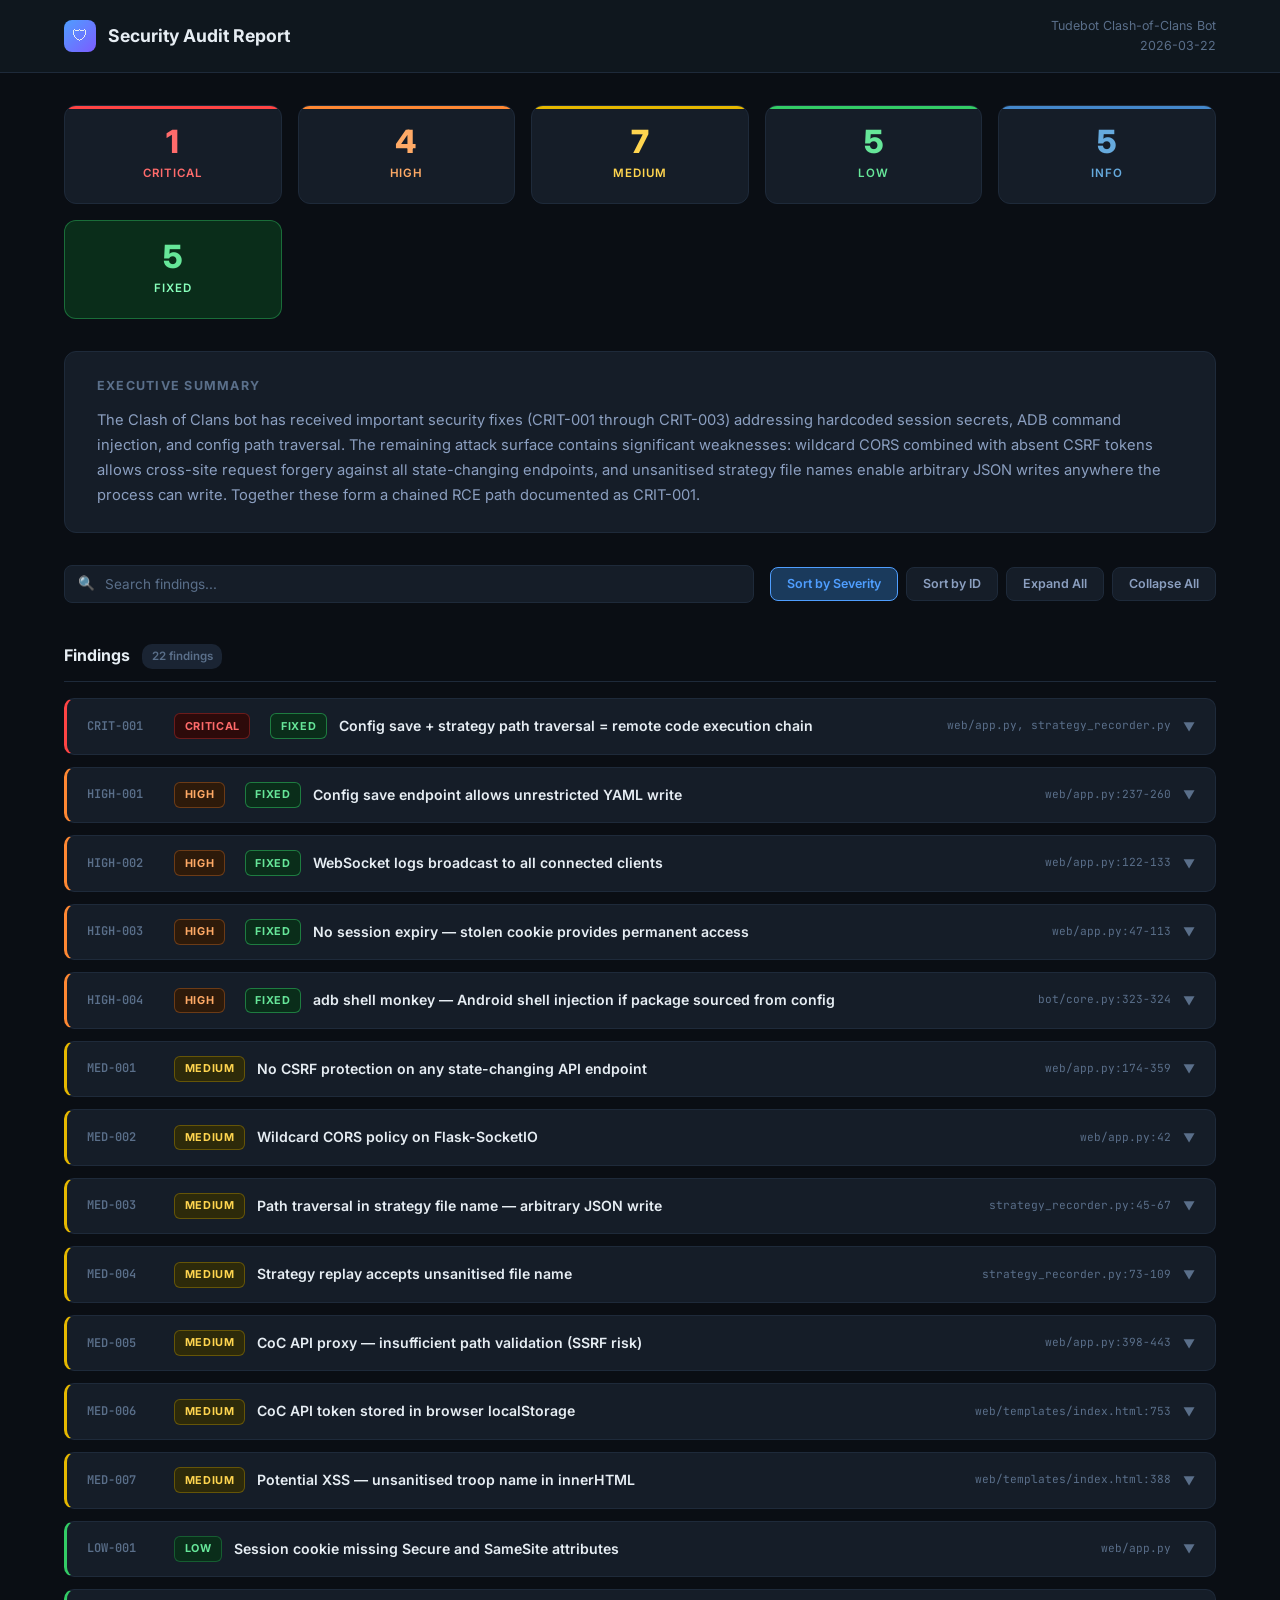
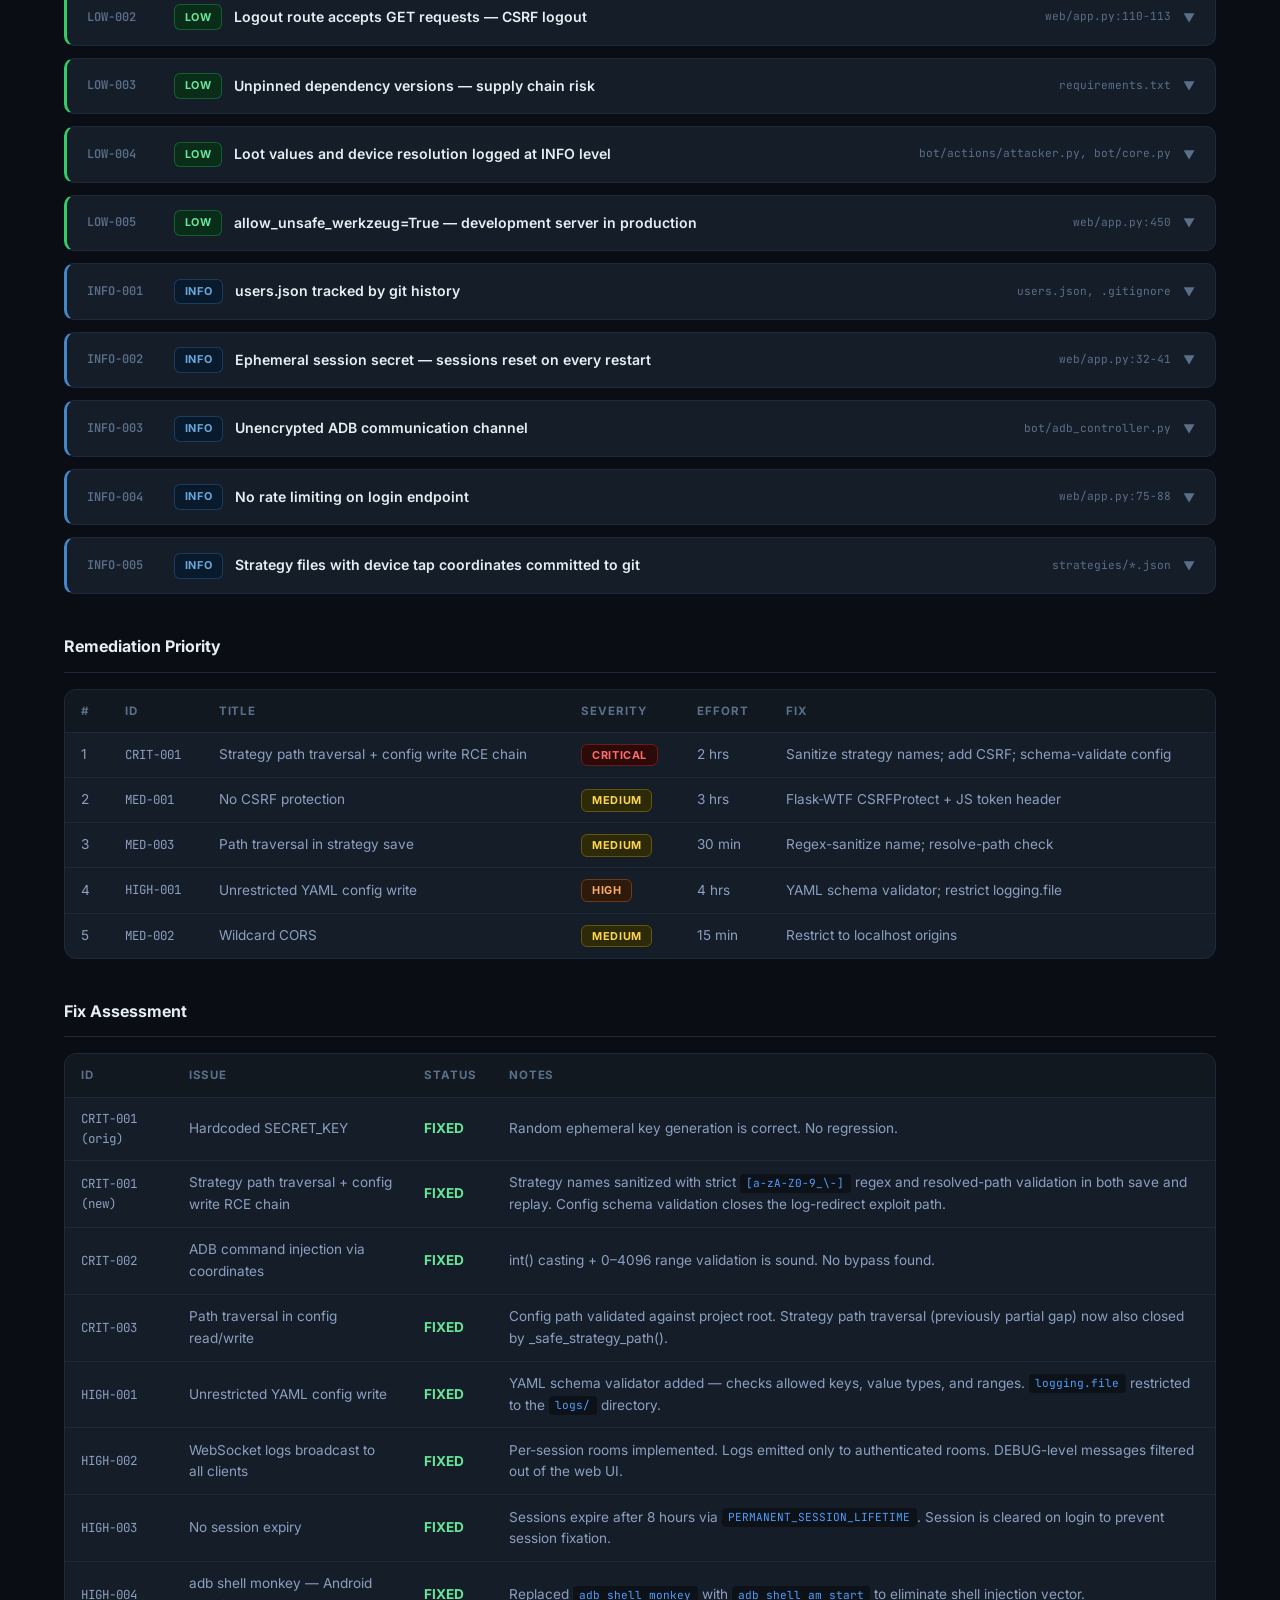
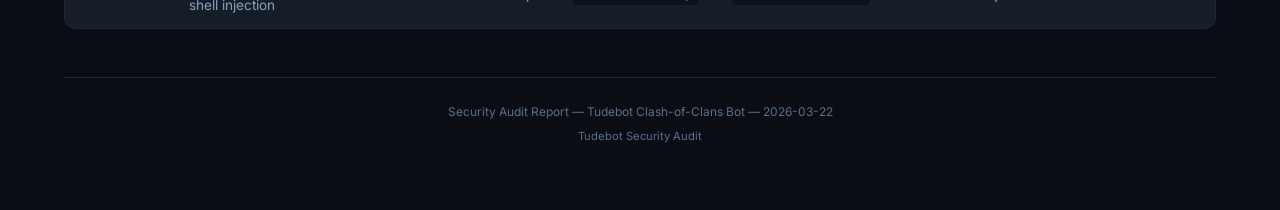
<file: docs/index.html>
<!DOCTYPE html>
<html lang="en">
<head>
<meta charset="UTF-8">
<meta name="viewport" content="width=device-width, initial-scale=1.0">
<title>Security Audit — Tudebot</title>
<style>
  @import url('https://fonts.googleapis.com/css2?family=Inter:wght@400;500;600;700;800&family=JetBrains+Mono:wght@400;500&display=swap');

  *, *::before, *::after { box-sizing: border-box; margin: 0; padding: 0; }

  :root {
    --bg-primary: #0a0e14;
    --bg-secondary: #111820;
    --bg-card: #151d28;
    --bg-hover: #1a2433;
    --bg-code: #0d1219;
    --border: #1e2a3a;
    --border-light: #263345;
    --text-primary: #e6edf3;
    --text-secondary: #8b9fc0;
    --text-muted: #5a6f8a;
    --accent: #4f9eff;
    --accent-dim: #1a3a5c;

    --critical-bg: #2d0a0a;
    --critical-border: #ff4444;
    --critical-text: #ff6b6b;
    --critical-glow: rgba(255, 68, 68, 0.15);

    --high-bg: #2d1a0a;
    --high-border: #ff8833;
    --high-text: #ffaa66;
    --high-glow: rgba(255, 136, 51, 0.15);

    --medium-bg: #2d2a0a;
    --medium-border: #e6b800;
    --medium-text: #ffd54f;
    --medium-glow: rgba(230, 184, 0, 0.15);

    --low-bg: #0a2d1a;
    --low-border: #33cc66;
    --low-text: #66e699;
    --low-glow: rgba(51, 204, 102, 0.15);

    --info-bg: #0a1a2d;
    --info-border: #4488cc;
    --info-text: #66aadd;
    --info-glow: rgba(68, 136, 204, 0.15);
  }

  body {
    font-family: 'Inter', -apple-system, system-ui, sans-serif;
    background: var(--bg-primary);
    color: var(--text-primary);
    line-height: 1.6;
    font-size: 14px;
    -webkit-font-smoothing: antialiased;
  }

  a { color: var(--accent); text-decoration: none; }
  a:hover { text-decoration: underline; }

  /* Layout */
  .wrapper {
    max-width: 1200px;
    margin: 0 auto;
    padding: 0 1.5rem 4rem;
  }

  /* Top bar */
  .topbar {
    background: var(--bg-secondary);
    border-bottom: 1px solid var(--border);
    padding: 1rem 0;
    position: sticky;
    top: 0;
    z-index: 100;
    backdrop-filter: blur(12px);
    background: rgba(17, 24, 32, 0.92);
  }
  .topbar-inner {
    max-width: 1200px;
    margin: 0 auto;
    padding: 0 1.5rem;
    display: flex;
    align-items: center;
    justify-content: space-between;
    gap: 1rem;
  }
  .topbar-brand {
    display: flex;
    align-items: center;
    gap: 0.75rem;
  }
  .topbar-brand .shield {
    width: 32px;
    height: 32px;
    background: linear-gradient(135deg, var(--accent), #7c5cff);
    border-radius: 8px;
    display: flex;
    align-items: center;
    justify-content: center;
    font-size: 16px;
  }
  .topbar-brand h1 {
    font-size: 1.1rem;
    font-weight: 700;
    color: var(--text-primary);
  }
  .topbar-meta {
    font-size: 0.78rem;
    color: var(--text-muted);
    text-align: right;
  }

  /* Stats Grid */
  .stats-grid {
    display: grid;
    grid-template-columns: repeat(5, 1fr);
    gap: 1rem;
    margin: 2rem 0;
  }
  @media (max-width: 768px) {
    .stats-grid { grid-template-columns: repeat(3, 1fr); }
  }
  @media (max-width: 480px) {
    .stats-grid { grid-template-columns: repeat(2, 1fr); }
  }

  .stat-card {
    background: var(--bg-card);
    border: 1px solid var(--border);
    border-radius: 12px;
    padding: 1.25rem;
    text-align: center;
    transition: all 0.2s ease;
    cursor: pointer;
    position: relative;
    overflow: hidden;
  }
  .stat-card::before {
    content: '';
    position: absolute;
    top: 0;
    left: 0;
    right: 0;
    height: 3px;
  }
  .stat-card:hover {
    transform: translateY(-2px);
    border-color: var(--border-light);
  }
  .stat-card .count {
    font-size: 2rem;
    font-weight: 800;
    line-height: 1;
    margin-bottom: 0.4rem;
  }
  .stat-card .label {
    font-size: 0.72rem;
    font-weight: 600;
    text-transform: uppercase;
    letter-spacing: 0.08em;
  }
  .stat-card.critical::before { background: var(--critical-border); }
  .stat-card.critical .count { color: var(--critical-text); }
  .stat-card.critical .label { color: var(--critical-text); }
  .stat-card.critical:hover { background: var(--critical-bg); box-shadow: 0 4px 20px var(--critical-glow); }
  .stat-card.high::before { background: var(--high-border); }
  .stat-card.high .count { color: var(--high-text); }
  .stat-card.high .label { color: var(--high-text); }
  .stat-card.high:hover { background: var(--high-bg); box-shadow: 0 4px 20px var(--high-glow); }
  .stat-card.medium::before { background: var(--medium-border); }
  .stat-card.medium .count { color: var(--medium-text); }
  .stat-card.medium .label { color: var(--medium-text); }
  .stat-card.medium:hover { background: var(--medium-bg); box-shadow: 0 4px 20px var(--medium-glow); }
  .stat-card.low::before { background: var(--low-border); }
  .stat-card.low .count { color: var(--low-text); }
  .stat-card.low .label { color: var(--low-text); }
  .stat-card.low:hover { background: var(--low-bg); box-shadow: 0 4px 20px var(--low-glow); }
  .stat-card.info::before { background: var(--info-border); }
  .stat-card.info .count { color: var(--info-text); }
  .stat-card.info .label { color: var(--info-text); }
  .stat-card.info:hover { background: var(--info-bg); box-shadow: 0 4px 20px var(--info-glow); }

  .stat-card.active { border-color: var(--accent); box-shadow: 0 0 0 1px var(--accent); }

  /* Executive Summary */
  .exec-summary {
    background: var(--bg-card);
    border: 1px solid var(--border);
    border-radius: 12px;
    padding: 1.5rem 2rem;
    margin-bottom: 2rem;
  }
  .exec-summary h3 {
    font-size: 0.78rem;
    text-transform: uppercase;
    letter-spacing: 0.1em;
    color: var(--text-muted);
    margin-bottom: 0.75rem;
  }
  .exec-summary p {
    color: var(--text-secondary);
    font-size: 0.92rem;
    line-height: 1.7;
  }

  /* Controls bar */
  .controls {
    display: flex;
    align-items: center;
    gap: 1rem;
    margin-bottom: 1.5rem;
    flex-wrap: wrap;
  }
  .search-box {
    flex: 1;
    min-width: 220px;
    position: relative;
  }
  .search-box input {
    width: 100%;
    padding: 0.65rem 1rem 0.65rem 2.5rem;
    background: var(--bg-card);
    border: 1px solid var(--border);
    border-radius: 8px;
    color: var(--text-primary);
    font-size: 0.85rem;
    font-family: inherit;
    outline: none;
    transition: border-color 0.2s;
  }
  .search-box input::placeholder { color: var(--text-muted); }
  .search-box input:focus { border-color: var(--accent); }
  .search-box .search-icon {
    position: absolute;
    left: 0.85rem;
    top: 50%;
    transform: translateY(-50%);
    color: var(--text-muted);
    font-size: 0.85rem;
    pointer-events: none;
  }
  .btn-group {
    display: flex;
    gap: 0.5rem;
  }
  .btn {
    padding: 0.55rem 1rem;
    background: var(--bg-card);
    border: 1px solid var(--border);
    border-radius: 8px;
    color: var(--text-secondary);
    font-size: 0.78rem;
    font-weight: 600;
    font-family: inherit;
    cursor: pointer;
    transition: all 0.15s;
    white-space: nowrap;
  }
  .btn:hover { background: var(--bg-hover); color: var(--text-primary); border-color: var(--border-light); }
  .btn.active { background: var(--accent-dim); color: var(--accent); border-color: var(--accent); }

  /* Section titles */
  .section-header {
    display: flex;
    align-items: center;
    gap: 0.75rem;
    margin: 2.5rem 0 1rem;
    padding-bottom: 0.75rem;
    border-bottom: 1px solid var(--border);
  }
  .section-header h2 {
    font-size: 1rem;
    font-weight: 700;
    color: var(--text-primary);
  }
  .section-header .count-badge {
    background: var(--bg-hover);
    padding: 0.2rem 0.6rem;
    border-radius: 10px;
    font-size: 0.72rem;
    font-weight: 600;
    color: var(--text-muted);
  }

  /* Finding cards */
  .findings-list {
    display: flex;
    flex-direction: column;
    gap: 0.75rem;
  }

  .finding {
    background: var(--bg-card);
    border: 1px solid var(--border);
    border-radius: 10px;
    overflow: hidden;
    transition: all 0.2s ease;
  }
  .finding:hover { border-color: var(--border-light); }
  .finding.expanded { border-color: var(--border-light); }

  .finding.sev-critical { border-left: 3px solid var(--critical-border); }
  .finding.sev-high { border-left: 3px solid var(--high-border); }
  .finding.sev-medium { border-left: 3px solid var(--medium-border); }
  .finding.sev-low { border-left: 3px solid var(--low-border); }
  .finding.sev-info { border-left: 3px solid var(--info-border); }

  .finding-header {
    display: flex;
    align-items: center;
    gap: 0.75rem;
    padding: 0.9rem 1.25rem;
    cursor: pointer;
    user-select: none;
    transition: background 0.15s;
  }
  .finding-header:hover { background: var(--bg-hover); }

  .finding-id {
    font-family: 'JetBrains Mono', monospace;
    font-size: 0.75rem;
    font-weight: 600;
    color: var(--text-muted);
    min-width: 75px;
  }

  .badge {
    padding: 0.2rem 0.6rem;
    border-radius: 6px;
    font-size: 0.68rem;
    font-weight: 700;
    text-transform: uppercase;
    letter-spacing: 0.06em;
    white-space: nowrap;
  }
  .badge.CRITICAL { background: var(--critical-bg); color: var(--critical-text); border: 1px solid rgba(255,68,68,0.3); }
  .badge.HIGH     { background: var(--high-bg); color: var(--high-text); border: 1px solid rgba(255,136,51,0.3); }
  .badge.MEDIUM   { background: var(--medium-bg); color: var(--medium-text); border: 1px solid rgba(230,184,0,0.3); }
  .badge.LOW      { background: var(--low-bg); color: var(--low-text); border: 1px solid rgba(51,204,102,0.3); }
  .badge.INFO     { background: var(--info-bg); color: var(--info-text); border: 1px solid rgba(68,136,204,0.3); }
  .badge.FIXED    { background: #0a2d1a; color: #66e699; border: 1px solid rgba(51,204,102,0.5); margin-left: 0.5rem; }

  .fix-note {
    margin-top: 1rem;
    padding: 0.75rem 1rem;
    background: #0a2d1a;
    border: 1px solid rgba(51,204,102,0.3);
    border-radius: 6px;
    color: #66e699;
    font-size: 0.85rem;
  }
  .fix-note strong { color: #88ffbb; }

  .finding-title {
    flex: 1;
    font-weight: 600;
    font-size: 0.88rem;
    color: var(--text-primary);
  }

  .finding-files {
    font-family: 'JetBrains Mono', monospace;
    font-size: 0.7rem;
    color: var(--text-muted);
    max-width: 280px;
    text-align: right;
    overflow: hidden;
    text-overflow: ellipsis;
    white-space: nowrap;
  }

  .chevron {
    color: var(--text-muted);
    font-size: 0.75rem;
    transition: transform 0.25s ease;
    flex-shrink: 0;
  }
  .chevron.open { transform: rotate(180deg); }

  .finding-body {
    max-height: 0;
    overflow: hidden;
    transition: max-height 0.35s ease;
  }
  .finding-body.open {
    max-height: 2000px;
  }

  .finding-body-inner {
    padding: 0 1.25rem 1.25rem;
  }

  .finding-meta {
    display: flex;
    flex-wrap: wrap;
    gap: 0.5rem 1.5rem;
    background: var(--bg-primary);
    border-radius: 8px;
    padding: 0.75rem 1rem;
    margin-bottom: 1rem;
    font-size: 0.8rem;
  }
  .finding-meta .meta-item {
    display: flex;
    align-items: center;
    gap: 0.4rem;
  }
  .finding-meta .meta-label { color: var(--text-muted); }
  .finding-meta .meta-value {
    color: var(--text-secondary);
    font-weight: 500;
    font-family: 'JetBrains Mono', monospace;
    font-size: 0.75rem;
  }

  .finding-section { margin-top: 1rem; }
  .finding-section h4 {
    font-size: 0.72rem;
    text-transform: uppercase;
    letter-spacing: 0.1em;
    color: var(--text-muted);
    margin-bottom: 0.5rem;
    font-weight: 600;
  }
  .finding-section p {
    color: var(--text-secondary);
    font-size: 0.85rem;
    line-height: 1.7;
  }

  pre, code {
    font-family: 'JetBrains Mono', monospace;
  }
  pre {
    background: var(--bg-code);
    border: 1px solid var(--border);
    border-radius: 8px;
    padding: 1rem 1.25rem;
    overflow-x: auto;
    font-size: 0.78rem;
    color: var(--text-secondary);
    white-space: pre-wrap;
    word-break: break-word;
    line-height: 1.7;
  }
  code {
    background: var(--bg-code);
    padding: 0.15rem 0.4rem;
    border-radius: 4px;
    font-size: 0.82em;
    color: var(--accent);
  }

  /* Tables */
  .table-wrap {
    background: var(--bg-card);
    border: 1px solid var(--border);
    border-radius: 12px;
    overflow: hidden;
    margin-top: 1rem;
  }
  table {
    width: 100%;
    border-collapse: collapse;
    font-size: 0.85rem;
  }
  thead th {
    background: var(--bg-secondary);
    color: var(--text-muted);
    text-align: left;
    padding: 0.75rem 1rem;
    font-size: 0.72rem;
    font-weight: 700;
    text-transform: uppercase;
    letter-spacing: 0.08em;
    border-bottom: 1px solid var(--border);
  }
  tbody td {
    padding: 0.7rem 1rem;
    border-bottom: 1px solid var(--border);
    color: var(--text-secondary);
    vertical-align: middle;
  }
  tbody tr:last-child td { border-bottom: none; }
  tbody tr { transition: background 0.15s; }
  tbody tr:hover td { background: var(--bg-hover); }

  .status-ok { color: var(--low-text); font-weight: 700; }
  .status-part { color: var(--medium-text); font-weight: 700; }

  /* Footer */
  footer {
    margin-top: 3rem;
    padding-top: 1.5rem;
    border-top: 1px solid var(--border);
    text-align: center;
    color: var(--text-muted);
    font-size: 0.75rem;
  }
  footer .powered {
    margin-top: 0.4rem;
    font-size: 0.7rem;
  }

  /* Animations */
  @keyframes fadeIn {
    from { opacity: 0; transform: translateY(8px); }
    to { opacity: 1; transform: translateY(0); }
  }
  .finding { animation: fadeIn 0.3s ease forwards; }
  .finding:nth-child(2) { animation-delay: 0.03s; }
  .finding:nth-child(3) { animation-delay: 0.06s; }
  .finding:nth-child(4) { animation-delay: 0.09s; }
  .finding:nth-child(5) { animation-delay: 0.12s; }

  /* Hidden state for filtering */
  .finding.hidden { display: none; }

  /* Scrollbar */
  ::-webkit-scrollbar { width: 8px; height: 8px; }
  ::-webkit-scrollbar-track { background: var(--bg-primary); }
  ::-webkit-scrollbar-thumb { background: var(--border-light); border-radius: 4px; }
  ::-webkit-scrollbar-thumb:hover { background: var(--text-muted); }
</style>
</head>
<body>

<div class="topbar">
  <div class="topbar-inner">
    <div class="topbar-brand">
      <div class="shield">&#x1F6E1;</div>
      <div>
        <h1>Security Audit Report</h1>
      </div>
    </div>
    <div class="topbar-meta">
      <div>Tudebot Clash-of-Clans Bot</div>
      <div>2026-03-22</div>
    </div>
  </div>
</div>

<div class="wrapper">

  <!-- Stats -->
  <div class="stats-grid">
    <div class="stat-card critical" onclick="filterBySeverity('CRITICAL')" data-sev="CRITICAL">
      <div class="count">1</div>
      <div class="label">Critical</div>
    </div>
    <div class="stat-card high" onclick="filterBySeverity('HIGH')" data-sev="HIGH">
      <div class="count">4</div>
      <div class="label">High</div>
    </div>
    <div class="stat-card medium" onclick="filterBySeverity('MEDIUM')" data-sev="MEDIUM">
      <div class="count">7</div>
      <div class="label">Medium</div>
    </div>
    <div class="stat-card low" onclick="filterBySeverity('LOW')" data-sev="LOW">
      <div class="count">5</div>
      <div class="label">Low</div>
    </div>
    <div class="stat-card info" onclick="filterBySeverity('INFO')" data-sev="INFO">
      <div class="count">5</div>
      <div class="label">Info</div>
    </div>
    <div class="stat-card" style="border-color:rgba(51,204,102,0.4);background:#0a2d1a">
      <div class="count" style="color:#66e699">5</div>
      <div class="label" style="color:#88ffbb">Fixed</div>
    </div>
  </div>

  <!-- Executive Summary -->
  <div class="exec-summary">
    <h3>Executive Summary</h3>
    <p>The Clash of Clans bot has received important security fixes (CRIT-001 through CRIT-003)
    addressing hardcoded session secrets, ADB command injection, and config path traversal.
    The remaining attack surface contains significant weaknesses: wildcard CORS combined with
    absent CSRF tokens allows cross-site request forgery against all state-changing endpoints,
    and unsanitised strategy file names enable arbitrary JSON writes anywhere the process can
    write. Together these form a chained RCE path documented as CRIT-001.</p>
  </div>

  <!-- Controls -->
  <div class="controls">
    <div class="search-box">
      <span class="search-icon">&#128269;</span>
      <input type="text" id="searchInput" placeholder="Search findings..." oninput="applyFilters()">
    </div>
    <div class="btn-group">
      <button class="btn active" onclick="toggleSort(this, 'severity')">Sort by Severity</button>
      <button class="btn" onclick="toggleSort(this, 'id')">Sort by ID</button>
      <button class="btn" onclick="expandAll()">Expand All</button>
      <button class="btn" onclick="collapseAll()">Collapse All</button>
    </div>
  </div>

  <!-- Findings -->
  <div class="section-header">
    <h2>Findings</h2>
    <span class="count-badge" id="visibleCount">22 findings</span>
  </div>

  <div class="findings-list" id="findingsList">

    <!-- CRIT-001 -->
    <div class="finding sev-critical" data-severity="CRITICAL" data-sev-order="0" data-id="CRIT-001">
      <div class="finding-header" onclick="toggle(this)">
        <span class="finding-id">CRIT-001</span>
        <span class="badge CRITICAL">Critical</span>
        <span class="badge FIXED">Fixed</span>
        <span class="finding-title">Config save + strategy path traversal = remote code execution chain</span>
        <span class="finding-files">web/app.py, strategy_recorder.py</span>
        <span class="chevron">&#9660;</span>
      </div>
      <div class="finding-body">
        <div class="finding-body-inner">
          <div class="finding-meta">
            <div class="meta-item"><span class="meta-label">Category</span><span class="meta-value">Remote Code Execution (Chained)</span></div>
            <div class="meta-item"><span class="meta-label">CWE</span><span class="meta-value">CWE-22, CWE-78, CWE-94, CWE-20</span></div>
            <div class="meta-item"><span class="meta-label">OWASP</span><span class="meta-value">A03:2021, A01:2021</span></div>
          </div>
          <div class="finding-section">
            <h4>Description</h4>
            <p>Multiple overlapping paths combine HIGH-001 (unrestricted config write), MED-003
            (strategy path traversal write), and MED-004 (strategy path traversal read) to achieve
            arbitrary file writes and potentially code execution. These paths are individually serious
            but become critical when chained.</p>
          </div>
          <div class="finding-section">
            <h4>Exploit Path A — Template Overwrite</h4>
            <pre>curl -b "session=&lt;VALID&gt;" -X POST http://localhost:5000/api/strategy/record/start
curl -b "session=&lt;VALID&gt;" -X POST http://localhost:5000/api/strategy/tap \
     -H "Content-Type: application/json" -d '{"x":1,"y":1}'
curl -b "session=&lt;VALID&gt;" -X POST http://localhost:5000/api/strategy/record/stop \
     -H "Content-Type: application/json" \
     -d '{"name":"../../web/templates/index"}'
# Result: web/templates/index.json overwritten — dashboard DoS</pre>
          </div>
          <div class="finding-section">
            <h4>Exploit Path B — Log Redirection + Replay</h4>
            <pre>POST /api/config  body: {"config": "logging:\n  file: ../strategies/payload.json\n..."}
# Trigger log messages with "tap_down" JSON structure
POST /api/strategy/replay  body: {"name": "payload"}
# Result: ADB taps at attacker-specified coordinates</pre>
          </div>
          <div class="finding-section">
            <h4>Remediation</h4>
            <pre>import re, os
from pathlib import Path

def _safe_strategy_name(name: str) -> str:
    clean = re.sub(r'[^a-zA-Z0-9_\-]', '_', str(name))[:64]
    return clean or "default"

def _safe_strategy_path(name: str) -> Path:
    base = Path("strategies").resolve()
    candidate = (base / f"{_safe_strategy_name(name)}.json").resolve()
    if not str(candidate).startswith(str(base) + os.sep):
        raise ValueError("Path traversal attempt")
    return candidate

# Also: add CSRF protection, restrict logging.file to logs/</pre>
          </div>
          <div class="fix-note">
            <strong>FIXED (2026-03-22):</strong> Strategy names sanitized via _safe_strategy_name() with strict regex [a-zA-Z0-9_\-] and max 64 chars. _safe_strategy_path() validates resolved path stays within strategies/ directory. Both save and replay use these safe helpers. Config save now validates logging.file is restricted to logs/ directory.
          </div>
        </div>
      </div>
    </div>

    <!-- HIGH-001 -->
    <div class="finding sev-high" data-severity="HIGH" data-sev-order="1" data-id="HIGH-001">
      <div class="finding-header" onclick="toggle(this)">
        <span class="finding-id">HIGH-001</span>
        <span class="badge HIGH">High</span>
        <span class="badge FIXED">Fixed</span>
        <span class="finding-title">Config save endpoint allows unrestricted YAML write</span>
        <span class="finding-files">web/app.py:237-260</span>
        <span class="chevron">&#9660;</span>
      </div>
      <div class="finding-body">
        <div class="finding-body-inner">
          <div class="finding-meta">
            <div class="meta-item"><span class="meta-label">Category</span><span class="meta-value">Configuration Tampering</span></div>
            <div class="meta-item"><span class="meta-label">CWE</span><span class="meta-value">CWE-15, CWE-20</span></div>
            <div class="meta-item"><span class="meta-label">OWASP</span><span class="meta-value">A05:2021</span></div>
          </div>
          <div class="finding-section">
            <h4>Description</h4>
            <p>/api/config POST accepts arbitrary YAML after only a syntax check. An attacker can set
            safety.dry_run=false, attack.min_loot to 0, device.serial to any device, or logging.file
            to any writable path. Combined with MED-001 (CSRF), this is exploitable cross-site.</p>
          </div>
          <div class="finding-section">
            <h4>Evidence</h4>
            <pre>new_config_text = request.json.get("config", "")
yaml.safe_load(new_config_text)  # syntax only — no schema validation
with open(config_path, "w") as f:
    f.write(new_config_text)     # unrestricted write</pre>
          </div>
          <div class="finding-section">
            <h4>Remediation</h4>
            <p>Add a schema validator checking allowed keys, value types, and ranges. Restrict logging.file to within logs/. Add CSRF protection.</p>
          </div>
          <div class="fix-note">
            <strong>FIXED (2026-03-22):</strong> Added _validate_config_schema() that validates parsed YAML before writing. logging.file restricted to logs/ directory. safety.dry_run validated as bool, safety.max_runtime_hours as 0-168, safety.max_attacks as 0-1000, device.serial as alphanumeric with max 64 chars. Invalid configs rejected with 400.
          </div>
        </div>
      </div>
    </div>

    <!-- HIGH-002 -->
    <div class="finding sev-high" data-severity="HIGH" data-sev-order="1" data-id="HIGH-002">
      <div class="finding-header" onclick="toggle(this)">
        <span class="finding-id">HIGH-002</span>
        <span class="badge HIGH">High</span>
        <span class="badge FIXED">Fixed</span>
        <span class="finding-title">WebSocket logs broadcast to all connected clients</span>
        <span class="finding-files">web/app.py:122-133</span>
        <span class="chevron">&#9660;</span>
      </div>
      <div class="finding-body">
        <div class="finding-body-inner">
          <div class="finding-meta">
            <div class="meta-item"><span class="meta-label">Category</span><span class="meta-value">Information Disclosure</span></div>
            <div class="meta-item"><span class="meta-label">CWE</span><span class="meta-value">CWE-200, CWE-284</span></div>
          </div>
          <div class="finding-section">
            <h4>Description</h4>
            <p>WebLogHandler emits all log records via global socketio.emit(), not per-session.
            In debug mode this streams every tap coordinate, template match result, OCR loot value,
            and ADB stderr to all connected WebSocket clients.</p>
          </div>
          <div class="finding-section">
            <h4>Evidence</h4>
            <pre>socketio.emit("log", {"message": msg})  # global broadcast</pre>
          </div>
          <div class="finding-section">
            <h4>Remediation</h4>
            <p>Use per-session rooms. Never emit DEBUG-level messages to the web UI.</p>
          </div>
          <div class="fix-note">
            <strong>FIXED (2026-03-22):</strong> WebLogHandler now filters out DEBUG-level records. All socketio.emit() calls use per-session rooms via the to= parameter. Authenticated clients join _authenticated_rooms on connect and are removed on disconnect. Background emitters iterate over authenticated rooms only.
          </div>
        </div>
      </div>
    </div>

    <!-- HIGH-003 -->
    <div class="finding sev-high" data-severity="HIGH" data-sev-order="1" data-id="HIGH-003">
      <div class="finding-header" onclick="toggle(this)">
        <span class="finding-id">HIGH-003</span>
        <span class="badge HIGH">High</span>
        <span class="badge FIXED">Fixed</span>
        <span class="finding-title">No session expiry — stolen cookie provides permanent access</span>
        <span class="finding-files">web/app.py:47-113</span>
        <span class="chevron">&#9660;</span>
      </div>
      <div class="finding-body">
        <div class="finding-body-inner">
          <div class="finding-meta">
            <div class="meta-item"><span class="meta-label">Category</span><span class="meta-value">Authentication</span></div>
            <div class="meta-item"><span class="meta-label">CWE</span><span class="meta-value">CWE-613</span></div>
            <div class="meta-item"><span class="meta-label">OWASP</span><span class="meta-value">A07:2021</span></div>
          </div>
          <div class="finding-section">
            <h4>Description</h4>
            <p>login_required checks only session.get("logged_in") — a boolean with no timestamp, IP binding,
            or rotation. No session lifetime is configured. A stolen session cookie grants unrestricted access indefinitely.</p>
          </div>
          <div class="finding-section">
            <h4>Remediation</h4>
            <pre>from datetime import timedelta
app.config["PERMANENT_SESSION_LIFETIME"] = timedelta(hours=8)
app.config["SESSION_PERMANENT"] = True

# On login:
session.clear()
session["logged_in"] = True
session["login_time"] = time.time()</pre>
          </div>
          <div class="fix-note">
            <strong>FIXED (2026-03-22):</strong> Added SESSION_PERMANENT = True and PERMANENT_SESSION_LIFETIME = timedelta(hours=8). Session is cleared and rotated on login to prevent fixation. session.permanent = True set explicitly per login.
          </div>
        </div>
      </div>
    </div>

    <!-- HIGH-004 -->
    <div class="finding sev-high" data-severity="HIGH" data-sev-order="1" data-id="HIGH-004">
      <div class="finding-header" onclick="toggle(this)">
        <span class="finding-id">HIGH-004</span>
        <span class="badge HIGH">High</span>
        <span class="badge FIXED">Fixed</span>
        <span class="finding-title">adb shell monkey — Android shell injection if package sourced from config</span>
        <span class="finding-files">bot/core.py:323-324</span>
        <span class="chevron">&#9660;</span>
      </div>
      <div class="finding-body">
        <div class="finding-body-inner">
          <div class="finding-meta">
            <div class="meta-item"><span class="meta-label">Category</span><span class="meta-value">Command Injection</span></div>
            <div class="meta-item"><span class="meta-label">CWE</span><span class="meta-value">CWE-78</span></div>
          </div>
          <div class="finding-section">
            <h4>Description</h4>
            <p>_relog() uses "adb shell monkey -p &lt;package&gt;". Arguments after "shell" are assembled
            into a command string on the Android device. If the package name is ever sourced from config
            (via HIGH-001), shell metacharacters would inject arbitrary Android shell commands.</p>
          </div>
          <div class="finding-section">
            <h4>Evidence</h4>
            <pre>self.adb._run("shell", "monkey", "-p", self._coc_package, "-c",
               "android.intent.category.LAUNCHER", "1")</pre>
          </div>
          <div class="finding-section">
            <h4>Remediation</h4>
            <pre># Replace monkey with am start:
self.adb._run("shell", "am", "start",
              "-a", "android.intent.action.MAIN",
              "-c", "android.intent.category.LAUNCHER",
              "-n", f"{self._coc_package}/.MainActivity")</pre>
          </div>
          <div class="fix-note">
            <strong>FIXED (2026-03-22):</strong> Replaced adb shell monkey with adb shell am start in _relog(). Uses "am start -a android.intent.action.MAIN -c android.intent.category.LAUNCHER -n &lt;package&gt;/com.supercell.titan.GameApp" which only launches a specific activity without monkey's event injection capabilities.
          </div>
        </div>
      </div>
    </div>

    <!-- MED-001 -->
    <div class="finding sev-medium" data-severity="MEDIUM" data-sev-order="2" data-id="MED-001">
      <div class="finding-header" onclick="toggle(this)">
        <span class="finding-id">MED-001</span>
        <span class="badge MEDIUM">Medium</span>
        <span class="finding-title">No CSRF protection on any state-changing API endpoint</span>
        <span class="finding-files">web/app.py:174-359</span>
        <span class="chevron">&#9660;</span>
      </div>
      <div class="finding-body">
        <div class="finding-body-inner">
          <div class="finding-meta">
            <div class="meta-item"><span class="meta-label">Category</span><span class="meta-value">CSRF</span></div>
            <div class="meta-item"><span class="meta-label">CWE</span><span class="meta-value">CWE-352</span></div>
            <div class="meta-item"><span class="meta-label">OWASP</span><span class="meta-value">A01:2021</span></div>
          </div>
          <div class="finding-section">
            <h4>Description</h4>
            <p>None of the POST endpoints implement CSRF protection. Combined with wildcard CORS (MED-002),
            any webpage visited by an authenticated operator can start/stop the bot, save arbitrary config, or trigger attacks.</p>
          </div>
          <div class="finding-section">
            <h4>Evidence</h4>
            <pre>// PoC from attacker-controlled page:
fetch("http://localhost:5000/api/start", {
    method: "POST",
    body: JSON.stringify({mode: "attack"}),
    credentials: "include",
    headers: {"Content-Type": "application/json"}
});</pre>
          </div>
          <div class="finding-section">
            <h4>Remediation</h4>
            <pre>from flask_wtf.csrf import CSRFProtect
csrf = CSRFProtect(app)
# In JS: headers: {"X-CSRFToken": getCsrfToken()}</pre>
          </div>
        </div>
      </div>
    </div>

    <!-- MED-002 -->
    <div class="finding sev-medium" data-severity="MEDIUM" data-sev-order="2" data-id="MED-002">
      <div class="finding-header" onclick="toggle(this)">
        <span class="finding-id">MED-002</span>
        <span class="badge MEDIUM">Medium</span>
        <span class="finding-title">Wildcard CORS policy on Flask-SocketIO</span>
        <span class="finding-files">web/app.py:42</span>
        <span class="chevron">&#9660;</span>
      </div>
      <div class="finding-body">
        <div class="finding-body-inner">
          <div class="finding-meta">
            <div class="meta-item"><span class="meta-label">Category</span><span class="meta-value">CORS Misconfiguration</span></div>
            <div class="meta-item"><span class="meta-label">CWE</span><span class="meta-value">CWE-942</span></div>
            <div class="meta-item"><span class="meta-label">OWASP</span><span class="meta-value">A05:2021</span></div>
          </div>
          <div class="finding-section">
            <h4>Description</h4>
            <p>SocketIO is initialised with cors_allowed_origins="*", permitting any origin to connect and issue requests.</p>
          </div>
          <div class="finding-section">
            <h4>Evidence</h4>
            <pre>socketio = SocketIO(app, cors_allowed_origins="*")</pre>
          </div>
          <div class="finding-section">
            <h4>Remediation</h4>
            <pre>socketio = SocketIO(app, cors_allowed_origins=[
    "http://localhost:5000",
    "http://127.0.0.1:5000"
])</pre>
          </div>
        </div>
      </div>
    </div>

    <!-- MED-003 -->
    <div class="finding sev-medium" data-severity="MEDIUM" data-sev-order="2" data-id="MED-003">
      <div class="finding-header" onclick="toggle(this)">
        <span class="finding-id">MED-003</span>
        <span class="badge MEDIUM">Medium</span>
        <span class="finding-title">Path traversal in strategy file name — arbitrary JSON write</span>
        <span class="finding-files">strategy_recorder.py:45-67</span>
        <span class="chevron">&#9660;</span>
      </div>
      <div class="finding-body">
        <div class="finding-body-inner">
          <div class="finding-meta">
            <div class="meta-item"><span class="meta-label">Category</span><span class="meta-value">Path Traversal</span></div>
            <div class="meta-item"><span class="meta-label">CWE</span><span class="meta-value">CWE-22</span></div>
            <div class="meta-item"><span class="meta-label">OWASP</span><span class="meta-value">A03:2021</span></div>
          </div>
          <div class="finding-section">
            <h4>Description</h4>
            <p>Strategy name from /api/strategy/record/stop is used directly in os.path.join() with no
            sanitisation, allowing directory traversal to overwrite any writable file.</p>
          </div>
          <div class="finding-section">
            <h4>Evidence</h4>
            <pre>filepath = os.path.join(STRATEGIES_DIR, f"{name}.json")
# Payload: {"name": "../../web/templates/index"}</pre>
          </div>
          <div class="finding-section">
            <h4>Remediation</h4>
            <p>Regex-sanitize name with <code>[a-zA-Z0-9_\-]</code> and resolve-path check within STRATEGIES_DIR.</p>
          </div>
        </div>
      </div>
    </div>

    <!-- MED-004 -->
    <div class="finding sev-medium" data-severity="MEDIUM" data-sev-order="2" data-id="MED-004">
      <div class="finding-header" onclick="toggle(this)">
        <span class="finding-id">MED-004</span>
        <span class="badge MEDIUM">Medium</span>
        <span class="finding-title">Strategy replay accepts unsanitised file name</span>
        <span class="finding-files">strategy_recorder.py:73-109</span>
        <span class="chevron">&#9660;</span>
      </div>
      <div class="finding-body">
        <div class="finding-body-inner">
          <div class="finding-meta">
            <div class="meta-item"><span class="meta-label">Category</span><span class="meta-value">Path Traversal</span></div>
            <div class="meta-item"><span class="meta-label">CWE</span><span class="meta-value">CWE-22, CWE-294</span></div>
          </div>
          <div class="finding-section">
            <h4>Description</h4>
            <p>/api/strategy/replay constructs a file path from client-supplied name with unsanitised join.
            An attacker can point replay at any JSON file on the system to execute its events as ADB taps.</p>
          </div>
          <div class="finding-section">
            <h4>Remediation</h4>
            <p>Apply the same _safe_strategy_path() function (see MED-003) to both stop_recording() and replay().</p>
          </div>
        </div>
      </div>
    </div>

    <!-- MED-005 -->
    <div class="finding sev-medium" data-severity="MEDIUM" data-sev-order="2" data-id="MED-005">
      <div class="finding-header" onclick="toggle(this)">
        <span class="finding-id">MED-005</span>
        <span class="badge MEDIUM">Medium</span>
        <span class="finding-title">CoC API proxy — insufficient path validation (SSRF risk)</span>
        <span class="finding-files">web/app.py:398-443</span>
        <span class="chevron">&#9660;</span>
      </div>
      <div class="finding-body">
        <div class="finding-body-inner">
          <div class="finding-meta">
            <div class="meta-item"><span class="meta-label">Category</span><span class="meta-value">SSRF</span></div>
            <div class="meta-item"><span class="meta-label">CWE</span><span class="meta-value">CWE-918</span></div>
            <div class="meta-item"><span class="meta-label">OWASP</span><span class="meta-value">A10:2021</span></div>
          </div>
          <div class="finding-section">
            <h4>Description</h4>
            <p>The /api/coc/proxy endpoint validates only that path starts with "/". No allowlist of valid API
            path prefixes is enforced.</p>
          </div>
          <div class="finding-section">
            <h4>Remediation</h4>
            <pre>ALLOWED_PREFIXES = ("/clans/", "/players/", "/leagues/", "/locations/",
                    "/labels/", "/goldpass/", "/warleagues/")
if not any(path.startswith(p) for p in ALLOWED_PREFIXES):
    return jsonify({"error": "Path not allowed"}), 400</pre>
          </div>
        </div>
      </div>
    </div>

    <!-- MED-006 -->
    <div class="finding sev-medium" data-severity="MEDIUM" data-sev-order="2" data-id="MED-006">
      <div class="finding-header" onclick="toggle(this)">
        <span class="finding-id">MED-006</span>
        <span class="badge MEDIUM">Medium</span>
        <span class="finding-title">CoC API token stored in browser localStorage</span>
        <span class="finding-files">web/templates/index.html:753</span>
        <span class="chevron">&#9660;</span>
      </div>
      <div class="finding-body">
        <div class="finding-body-inner">
          <div class="finding-meta">
            <div class="meta-item"><span class="meta-label">Category</span><span class="meta-value">Sensitive Data Exposure</span></div>
            <div class="meta-item"><span class="meta-label">CWE</span><span class="meta-value">CWE-922</span></div>
            <div class="meta-item"><span class="meta-label">OWASP</span><span class="meta-value">A02:2021</span></div>
          </div>
          <div class="finding-section">
            <h4>Description</h4>
            <p>The CoC API key is persisted to localStorage, readable by any same-origin JavaScript. An XSS
            payload (MED-007) can exfiltrate it.</p>
          </div>
          <div class="finding-section">
            <h4>Remediation</h4>
            <p>Store the API key in the server-side Flask session. If client storage is unavoidable, use sessionStorage instead of localStorage.</p>
          </div>
        </div>
      </div>
    </div>

    <!-- MED-007 -->
    <div class="finding sev-medium" data-severity="MEDIUM" data-sev-order="2" data-id="MED-007">
      <div class="finding-header" onclick="toggle(this)">
        <span class="finding-id">MED-007</span>
        <span class="badge MEDIUM">Medium</span>
        <span class="finding-title">Potential XSS — unsanitised troop name in innerHTML</span>
        <span class="finding-files">web/templates/index.html:388</span>
        <span class="chevron">&#9660;</span>
      </div>
      <div class="finding-body">
        <div class="finding-body-inner">
          <div class="finding-meta">
            <div class="meta-item"><span class="meta-label">Category</span><span class="meta-value">Cross-Site Scripting</span></div>
            <div class="meta-item"><span class="meta-label">CWE</span><span class="meta-value">CWE-79</span></div>
            <div class="meta-item"><span class="meta-label">OWASP</span><span class="meta-value">A03:2021</span></div>
          </div>
          <div class="finding-section">
            <h4>Description</h4>
            <p>Troop names from SocketIO stats are inserted into innerHTML without escaping. If a troop name
            contains HTML/JS (e.g. from a config value set via HIGH-001), this results in stored XSS.</p>
          </div>
          <div class="finding-section">
            <h4>Evidence</h4>
            <pre>return `&lt;tr&gt;&lt;td&gt;${timeStr}&lt;/td&gt;&lt;td&gt;${h.troop}&lt;/td&gt;&lt;/tr&gt;`;
// No escaping applied</pre>
          </div>
          <div class="finding-section">
            <h4>Remediation</h4>
            <pre>// escH() already exists — apply it:
return `&lt;tr&gt;&lt;td&gt;${escH(timeStr)}&lt;/td&gt;&lt;td&gt;${escH(h.troop)}&lt;/td&gt;&lt;/tr&gt;`;</pre>
          </div>
        </div>
      </div>
    </div>

    <!-- LOW-001 -->
    <div class="finding sev-low" data-severity="LOW" data-sev-order="3" data-id="LOW-001">
      <div class="finding-header" onclick="toggle(this)">
        <span class="finding-id">LOW-001</span>
        <span class="badge LOW">Low</span>
        <span class="finding-title">Session cookie missing Secure and SameSite attributes</span>
        <span class="finding-files">web/app.py</span>
        <span class="chevron">&#9660;</span>
      </div>
      <div class="finding-body">
        <div class="finding-body-inner">
          <div class="finding-meta">
            <div class="meta-item"><span class="meta-label">Category</span><span class="meta-value">Session Management</span></div>
            <div class="meta-item"><span class="meta-label">CWE</span><span class="meta-value">CWE-614</span></div>
          </div>
          <div class="finding-section">
            <h4>Remediation</h4>
            <pre>app.config["SESSION_COOKIE_SECURE"] = True
app.config["SESSION_COOKIE_HTTPONLY"] = True
app.config["SESSION_COOKIE_SAMESITE"] = "Lax"</pre>
          </div>
        </div>
      </div>
    </div>

    <!-- LOW-002 -->
    <div class="finding sev-low" data-severity="LOW" data-sev-order="3" data-id="LOW-002">
      <div class="finding-header" onclick="toggle(this)">
        <span class="finding-id">LOW-002</span>
        <span class="badge LOW">Low</span>
        <span class="finding-title">Logout route accepts GET requests — CSRF logout</span>
        <span class="finding-files">web/app.py:110-113</span>
        <span class="chevron">&#9660;</span>
      </div>
      <div class="finding-body">
        <div class="finding-body-inner">
          <div class="finding-meta">
            <div class="meta-item"><span class="meta-label">Category</span><span class="meta-value">CSRF</span></div>
            <div class="meta-item"><span class="meta-label">CWE</span><span class="meta-value">CWE-352</span></div>
          </div>
          <div class="finding-section">
            <h4>Description</h4>
            <p>An &lt;img src="/logout"&gt; on any page visited while authenticated silently logs the user out.</p>
          </div>
          <div class="finding-section">
            <h4>Remediation</h4>
            <pre>@app.route("/logout", methods=["POST"])
@login_required
def logout():
    session.clear()
    return redirect(url_for("login"))</pre>
          </div>
        </div>
      </div>
    </div>

    <!-- LOW-003 -->
    <div class="finding sev-low" data-severity="LOW" data-sev-order="3" data-id="LOW-003">
      <div class="finding-header" onclick="toggle(this)">
        <span class="finding-id">LOW-003</span>
        <span class="badge LOW">Low</span>
        <span class="finding-title">Unpinned dependency versions — supply chain risk</span>
        <span class="finding-files">requirements.txt</span>
        <span class="chevron">&#9660;</span>
      </div>
      <div class="finding-body">
        <div class="finding-body-inner">
          <div class="finding-meta">
            <div class="meta-item"><span class="meta-label">Category</span><span class="meta-value">Supply Chain</span></div>
            <div class="meta-item"><span class="meta-label">CWE</span><span class="meta-value">CWE-1395</span></div>
            <div class="meta-item"><span class="meta-label">OWASP</span><span class="meta-value">A06:2021</span></div>
          </div>
          <div class="finding-section">
            <h4>Description</h4>
            <p>All dependencies use >= constraints. A supply-chain compromise could silently execute malicious code.</p>
          </div>
          <div class="finding-section">
            <h4>Remediation</h4>
            <pre>pip-compile --generate-hashes requirements.in
# Or: flask~=3.0.3, flask-socketio~=5.3.6</pre>
          </div>
        </div>
      </div>
    </div>

    <!-- LOW-004 -->
    <div class="finding sev-low" data-severity="LOW" data-sev-order="3" data-id="LOW-004">
      <div class="finding-header" onclick="toggle(this)">
        <span class="finding-id">LOW-004</span>
        <span class="badge LOW">Low</span>
        <span class="finding-title">Loot values and device resolution logged at INFO level</span>
        <span class="finding-files">bot/actions/attacker.py, bot/core.py</span>
        <span class="chevron">&#9660;</span>
      </div>
      <div class="finding-body">
        <div class="finding-body-inner">
          <div class="finding-meta">
            <div class="meta-item"><span class="meta-label">Category</span><span class="meta-value">Information Disclosure</span></div>
            <div class="meta-item"><span class="meta-label">CWE</span><span class="meta-value">CWE-532</span></div>
          </div>
          <div class="finding-section">
            <h4>Remediation</h4>
            <p>Downgrade loot values and device resolution logging to DEBUG. Restrict log file permissions: <code>chmod 600 logs/bot.log</code>.</p>
          </div>
        </div>
      </div>
    </div>

    <!-- LOW-005 -->
    <div class="finding sev-low" data-severity="LOW" data-sev-order="3" data-id="LOW-005">
      <div class="finding-header" onclick="toggle(this)">
        <span class="finding-id">LOW-005</span>
        <span class="badge LOW">Low</span>
        <span class="finding-title">allow_unsafe_werkzeug=True — development server in production</span>
        <span class="finding-files">web/app.py:450</span>
        <span class="chevron">&#9660;</span>
      </div>
      <div class="finding-body">
        <div class="finding-body-inner">
          <div class="finding-meta">
            <div class="meta-item"><span class="meta-label">Category</span><span class="meta-value">Configuration</span></div>
          </div>
          <div class="finding-section">
            <h4>Remediation</h4>
            <pre>gunicorn --worker-class eventlet -w 1 "web.app:app"</pre>
          </div>
        </div>
      </div>
    </div>

    <!-- INFO-001 -->
    <div class="finding sev-info" data-severity="INFO" data-sev-order="4" data-id="INFO-001">
      <div class="finding-header" onclick="toggle(this)">
        <span class="finding-id">INFO-001</span>
        <span class="badge INFO">Info</span>
        <span class="finding-title">users.json tracked by git history</span>
        <span class="finding-files">users.json, .gitignore</span>
        <span class="chevron">&#9660;</span>
      </div>
      <div class="finding-body">
        <div class="finding-body-inner">
          <div class="finding-meta">
            <div class="meta-item"><span class="meta-label">Category</span><span class="meta-value">Credentials / VCS</span></div>
            <div class="meta-item"><span class="meta-label">CWE</span><span class="meta-value">CWE-312</span></div>
          </div>
          <div class="finding-section">
            <h4>Description</h4>
            <p>users.json was committed in a past revision containing a username and pbkdf2:sha256 hash, subject to offline dictionary attack.</p>
          </div>
          <div class="finding-section">
            <h4>Remediation</h4>
            <pre>git filter-repo --path users.json --invert-paths
# Rotate the account password immediately</pre>
          </div>
        </div>
      </div>
    </div>

    <!-- INFO-002 -->
    <div class="finding sev-info" data-severity="INFO" data-sev-order="4" data-id="INFO-002">
      <div class="finding-header" onclick="toggle(this)">
        <span class="finding-id">INFO-002</span>
        <span class="badge INFO">Info</span>
        <span class="finding-title">Ephemeral session secret — sessions reset on every restart</span>
        <span class="finding-files">web/app.py:32-41</span>
        <span class="chevron">&#9660;</span>
      </div>
      <div class="finding-body">
        <div class="finding-body-inner">
          <div class="finding-section">
            <h4>Description</h4>
            <p>When COC_BOT_SECRET is unset, a random secret is generated. Sessions are lost on every restart.</p>
          </div>
          <div class="finding-section">
            <h4>Remediation</h4>
            <p>Document COC_BOT_SECRET as required. Consider sys.exit(1) if unset.</p>
          </div>
        </div>
      </div>
    </div>

    <!-- INFO-003 -->
    <div class="finding sev-info" data-severity="INFO" data-sev-order="4" data-id="INFO-003">
      <div class="finding-header" onclick="toggle(this)">
        <span class="finding-id">INFO-003</span>
        <span class="badge INFO">Info</span>
        <span class="finding-title">Unencrypted ADB communication channel</span>
        <span class="finding-files">bot/adb_controller.py</span>
        <span class="chevron">&#9660;</span>
      </div>
      <div class="finding-body">
        <div class="finding-body-inner">
          <div class="finding-meta">
            <div class="meta-item"><span class="meta-label">CWE</span><span class="meta-value">CWE-319</span></div>
          </div>
          <div class="finding-section">
            <h4>Remediation</h4>
            <p>Prefer USB-only mode. For TCP ADB, tunnel via SSH.</p>
          </div>
        </div>
      </div>
    </div>

    <!-- INFO-004 -->
    <div class="finding sev-info" data-severity="INFO" data-sev-order="4" data-id="INFO-004">
      <div class="finding-header" onclick="toggle(this)">
        <span class="finding-id">INFO-004</span>
        <span class="badge INFO">Info</span>
        <span class="finding-title">No rate limiting on login endpoint</span>
        <span class="finding-files">web/app.py:75-88</span>
        <span class="chevron">&#9660;</span>
      </div>
      <div class="finding-body">
        <div class="finding-body-inner">
          <div class="finding-meta">
            <div class="meta-item"><span class="meta-label">CWE</span><span class="meta-value">CWE-307</span></div>
          </div>
          <div class="finding-section">
            <h4>Remediation</h4>
            <pre>from flask_limiter import Limiter
limiter = Limiter(app, key_func=get_remote_address)

@limiter.limit("10 per 10 minutes")
@app.route("/login", methods=["GET", "POST"])
def login(): ...</pre>
          </div>
        </div>
      </div>
    </div>

    <!-- INFO-005 -->
    <div class="finding sev-info" data-severity="INFO" data-sev-order="4" data-id="INFO-005">
      <div class="finding-header" onclick="toggle(this)">
        <span class="finding-id">INFO-005</span>
        <span class="badge INFO">Info</span>
        <span class="finding-title">Strategy files with device tap coordinates committed to git</span>
        <span class="finding-files">strategies/*.json</span>
        <span class="chevron">&#9660;</span>
      </div>
      <div class="finding-body">
        <div class="finding-body-inner">
          <div class="finding-section">
            <h4>Description</h4>
            <p>Three strategy files with real device resolution (1080x2340) and 35+ tap event coordinates are committed, revealing automation patterns.</p>
          </div>
          <div class="finding-section">
            <h4>Remediation</h4>
            <p>Add <code>strategies/</code> to .gitignore.</p>
          </div>
        </div>
      </div>
    </div>

  </div><!-- end findings-list -->

  <!-- Priority Matrix -->
  <div class="section-header">
    <h2>Remediation Priority</h2>
  </div>
  <div class="table-wrap">
    <table>
      <thead>
        <tr><th>#</th><th>ID</th><th>Title</th><th>Severity</th><th>Effort</th><th>Fix</th></tr>
      </thead>
      <tbody>
        <tr>
          <td>1</td><td style="font-family:'JetBrains Mono',monospace;font-size:0.78rem">CRIT-001</td>
          <td>Strategy path traversal + config write RCE chain</td>
          <td><span class="badge CRITICAL">Critical</span></td>
          <td>2 hrs</td>
          <td>Sanitize strategy names; add CSRF; schema-validate config</td>
        </tr>
        <tr>
          <td>2</td><td style="font-family:'JetBrains Mono',monospace;font-size:0.78rem">MED-001</td>
          <td>No CSRF protection</td>
          <td><span class="badge MEDIUM">Medium</span></td>
          <td>3 hrs</td>
          <td>Flask-WTF CSRFProtect + JS token header</td>
        </tr>
        <tr>
          <td>3</td><td style="font-family:'JetBrains Mono',monospace;font-size:0.78rem">MED-003</td>
          <td>Path traversal in strategy save</td>
          <td><span class="badge MEDIUM">Medium</span></td>
          <td>30 min</td>
          <td>Regex-sanitize name; resolve-path check</td>
        </tr>
        <tr>
          <td>4</td><td style="font-family:'JetBrains Mono',monospace;font-size:0.78rem">HIGH-001</td>
          <td>Unrestricted YAML config write</td>
          <td><span class="badge HIGH">High</span></td>
          <td>4 hrs</td>
          <td>YAML schema validator; restrict logging.file</td>
        </tr>
        <tr>
          <td>5</td><td style="font-family:'JetBrains Mono',monospace;font-size:0.78rem">MED-002</td>
          <td>Wildcard CORS</td>
          <td><span class="badge MEDIUM">Medium</span></td>
          <td>15 min</td>
          <td>Restrict to localhost origins</td>
        </tr>
      </tbody>
    </table>
  </div>

  <!-- Previous Fixes Assessment -->
  <div class="section-header">
    <h2>Fix Assessment</h2>
  </div>
  <div class="table-wrap">
    <table>
      <thead>
        <tr><th>ID</th><th>Issue</th><th>Status</th><th>Notes</th></tr>
      </thead>
      <tbody>
        <tr>
          <td style="font-family:'JetBrains Mono',monospace;font-size:0.78rem">CRIT-001 (orig)</td>
          <td>Hardcoded SECRET_KEY</td>
          <td><span class="status-ok">FIXED</span></td>
          <td>Random ephemeral key generation is correct. No regression.</td>
        </tr>
        <tr>
          <td style="font-family:'JetBrains Mono',monospace;font-size:0.78rem">CRIT-001 (new)</td>
          <td>Strategy path traversal + config write RCE chain</td>
          <td><span class="status-ok">FIXED</span></td>
          <td>Strategy names sanitized with strict <code>[a-zA-Z0-9_\-]</code> regex and resolved-path validation in both save and replay. Config schema validation closes the log-redirect exploit path.</td>
        </tr>
        <tr>
          <td style="font-family:'JetBrains Mono',monospace;font-size:0.78rem">CRIT-002</td>
          <td>ADB command injection via coordinates</td>
          <td><span class="status-ok">FIXED</span></td>
          <td>int() casting + 0–4096 range validation is sound. No bypass found.</td>
        </tr>
        <tr>
          <td style="font-family:'JetBrains Mono',monospace;font-size:0.78rem">CRIT-003</td>
          <td>Path traversal in config read/write</td>
          <td><span class="status-ok">FIXED</span></td>
          <td>Config path validated against project root. Strategy path traversal (previously partial gap) now also closed by _safe_strategy_path().</td>
        </tr>
        <tr>
          <td style="font-family:'JetBrains Mono',monospace;font-size:0.78rem">HIGH-001</td>
          <td>Unrestricted YAML config write</td>
          <td><span class="status-ok">FIXED</span></td>
          <td>YAML schema validator added — checks allowed keys, value types, and ranges. <code>logging.file</code> restricted to the <code>logs/</code> directory.</td>
        </tr>
        <tr>
          <td style="font-family:'JetBrains Mono',monospace;font-size:0.78rem">HIGH-002</td>
          <td>WebSocket logs broadcast to all clients</td>
          <td><span class="status-ok">FIXED</span></td>
          <td>Per-session rooms implemented. Logs emitted only to authenticated rooms. DEBUG-level messages filtered out of the web UI.</td>
        </tr>
        <tr>
          <td style="font-family:'JetBrains Mono',monospace;font-size:0.78rem">HIGH-003</td>
          <td>No session expiry</td>
          <td><span class="status-ok">FIXED</span></td>
          <td>Sessions expire after 8 hours via <code>PERMANENT_SESSION_LIFETIME</code>. Session is cleared on login to prevent session fixation.</td>
        </tr>
        <tr>
          <td style="font-family:'JetBrains Mono',monospace;font-size:0.78rem">HIGH-004</td>
          <td>adb shell monkey — Android shell injection</td>
          <td><span class="status-ok">FIXED</span></td>
          <td>Replaced <code>adb shell monkey</code> with <code>adb shell am start</code> to eliminate shell injection vector.</td>
        </tr>
      </tbody>
    </table>
  </div>

  <footer>
    <div>Security Audit Report &mdash; Tudebot Clash-of-Clans Bot &mdash; 2026-03-22</div>
    <div class="powered">Tudebot Security Audit</div>
  </footer>
</div>

<script>
let activeSeverityFilter = null;
let activeSort = 'severity';

function toggle(header) {
  const body = header.nextElementSibling;
  const chevron = header.querySelector('.chevron');
  const finding = header.parentElement;
  const open = body.classList.toggle('open');
  chevron.classList.toggle('open', open);
  finding.classList.toggle('expanded', open);
}

function expandAll() {
  document.querySelectorAll('.finding-body').forEach(b => b.classList.add('open'));
  document.querySelectorAll('.chevron').forEach(c => c.classList.add('open'));
  document.querySelectorAll('.finding').forEach(f => f.classList.add('expanded'));
}

function collapseAll() {
  document.querySelectorAll('.finding-body').forEach(b => b.classList.remove('open'));
  document.querySelectorAll('.chevron').forEach(c => c.classList.remove('open'));
  document.querySelectorAll('.finding').forEach(f => f.classList.remove('expanded'));
}

function filterBySeverity(sev) {
  if (activeSeverityFilter === sev) {
    activeSeverityFilter = null;
  } else {
    activeSeverityFilter = sev;
  }
  document.querySelectorAll('.stat-card').forEach(c => {
    c.classList.toggle('active', c.dataset.sev === activeSeverityFilter);
  });
  applyFilters();
}

function applyFilters() {
  const search = document.getElementById('searchInput').value.toLowerCase();
  let visible = 0;
  document.querySelectorAll('.finding').forEach(f => {
    const matchSev = !activeSeverityFilter || f.dataset.severity === activeSeverityFilter;
    const text = f.textContent.toLowerCase();
    const matchSearch = !search || text.includes(search);
    const show = matchSev && matchSearch;
    f.classList.toggle('hidden', !show);
    if (show) visible++;
  });
  document.getElementById('visibleCount').textContent = visible + ' finding' + (visible !== 1 ? 's' : '');
}

function toggleSort(btn, mode) {
  activeSort = mode;
  document.querySelectorAll('.btn-group .btn').forEach(b => b.classList.remove('active'));
  btn.classList.add('active');
  const list = document.getElementById('findingsList');
  const findings = Array.from(list.children);
  findings.sort((a, b) => {
    if (mode === 'severity') {
      const diff = parseInt(a.dataset.sevOrder) - parseInt(b.dataset.sevOrder);
      if (diff !== 0) return diff;
      return a.dataset.id.localeCompare(b.dataset.id);
    } else {
      return a.dataset.id.localeCompare(b.dataset.id);
    }
  });
  findings.forEach(f => list.appendChild(f));
}
</script>
</body>
</html>
</file>
